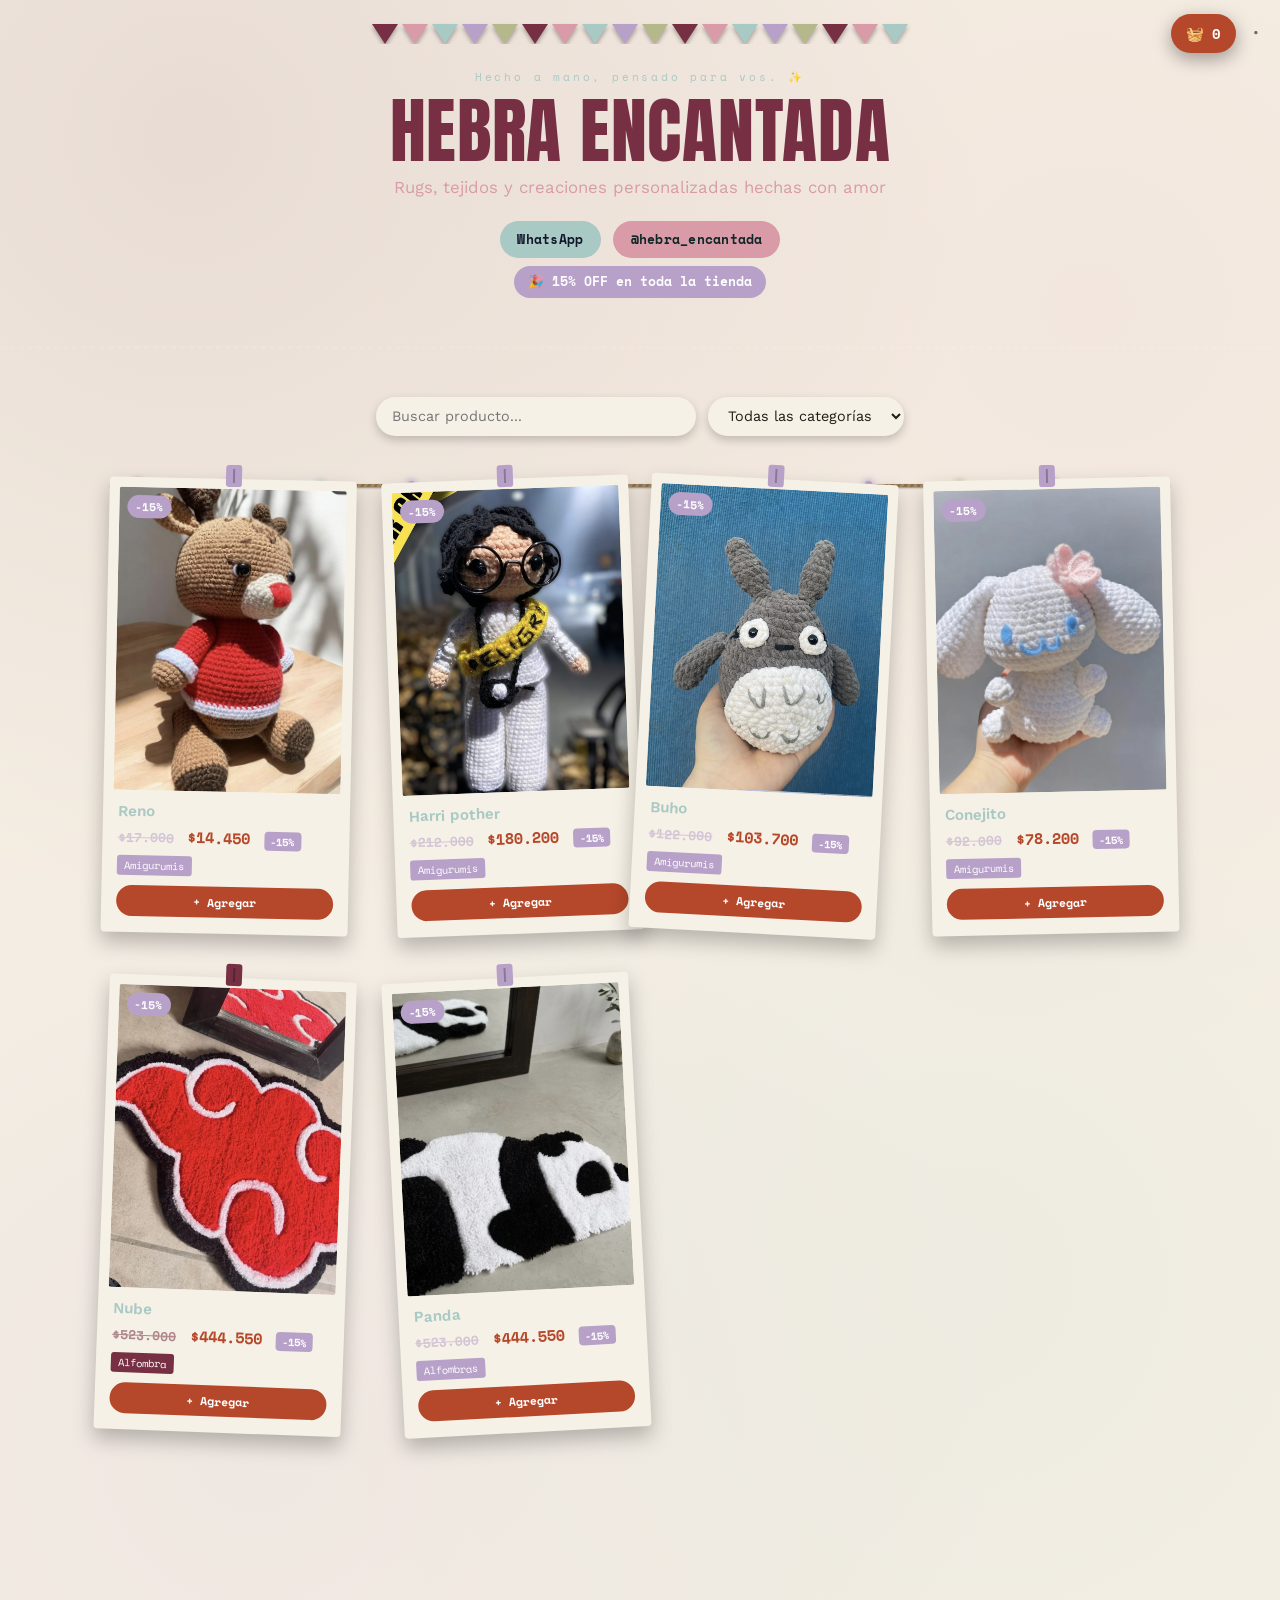
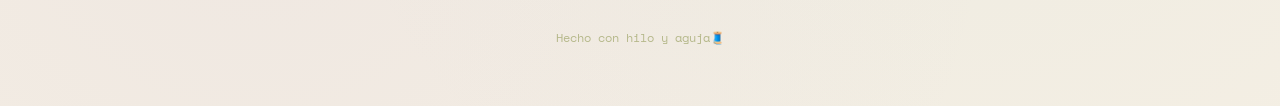
<file: index.html>
<!DOCTYPE html>
<html lang="es">
<head>
<meta charset="UTF-8">
<meta name="viewport" content="width=device-width, initial-scale=1.0">
<title>Tienda</title>
<link rel="preconnect" href="https://fonts.googleapis.com">
<link href="https://fonts.googleapis.com/css2?family=Anton&family=Space+Mono:wght@400;700&family=Work+Sans:wght@400;500;600;700&display=swap" rel="stylesheet">
<link rel="stylesheet" href="style.css">
</head>
<body>
<div class="bunting" id="bunting"></div>

<div class="top-right-bar">
<button class="cart-fab" id="cartFab">
🧺 <span id="cartCount">0</span>
</button>
<a href="admin.html" class="admin-link" aria-label="Panel del administrador">·</a>
</div>

<header class="stall">
<div class="stall-inner">
<p class="eyebrow">Hecho a mano, pensado para vos. ✨</p>
<h1 id="siteName">Mi Tienda</h1>
<p id="siteTagline" class="tagline">Ropa con onda, directo de la feria</p>
<div class="contact-row" id="contactRow"></div>
<p id="ofertaGlobalBanner" class="oferta-banner" hidden></p>
</div>
</header>
<main id="main">
<div class="filter-bar">
<input type="text" id="searchInput" placeholder="Buscar producto...">
<select id="categoryFilter">
<option value="">Todas las categorías</option>
</select>
</div>
<div id="paused" class="empty-state" hidden>
<p>Esta tienda está pausada por ahora. Volvé pronto 🧵</p>
</div>
<div id="empty" class="empty-state" hidden>
<p>Todavía no hay productos colgados en la soga.</p>
</div>
<div id="noResults" class="empty-state" hidden>
<p>No encontramos nada con esa búsqueda.</p>
</div>
<div id="lines"></div>
</main>
<footer class="foot">
<p id="footerText">Hecho con hilo y aguja 🧵</p>
</footer>

<div class="cart-overlay" id="cartOverlay" hidden>
<div class="cart-panel">
<div class="cart-panel-head">
<h2>Tu pedido</h2>
<button class="cart-close" id="cartClose" aria-label="Cerrar">&times;</button>
</div>
<div id="cartItems" class="cart-items"></div>
<div class="cart-panel-footer">
<label for="cartNombre" class="cart-field-label">Tu nombre</label>
<input type="text" id="cartNombre" placeholder="¿Cómo te llamamos?">

<label for="cartEntrega" class="cart-field-label">Entrega</label>
<select id="cartEntrega">
<option value="envio">Envío</option>
<option value="retiro">Retiro en el local</option>
</select>

<label for="cartDireccion" class="cart-field-label" id="cartDireccionLabel">Dirección de envío</label>
<input type="text" id="cartDireccion" placeholder="Dirección de entrega">

<label for="cartPago" class="cart-field-label">Forma de pago</label>
<select id="cartPago">
<option value="efectivo">Efectivo</option>
<option value="transferencia">Transferencia</option>
<option value="credito">Tarjeta de crédito</option>
</select>
<p id="recargoNota" class="cart-recargo-nota" hidden></p>

<div class="cart-total"><span>Total</span><span id="cartTotal">$0</span></div>
<a href="#" id="cartWhatsapp" class="contact-btn cart-checkout" target="_blank" rel="noopener">Hacer pedido por WhatsApp</a>
</div>
</div>
</div>

<div class="lightbox" id="lightbox" hidden>
<button class="lightbox-close" id="lightboxClose" aria-label="Cerrar">&times;</button>
<div class="lightbox-content" id="lightboxContent"></div>
</div>
<script src="app.js"></script>
</body>
</html>
</file>
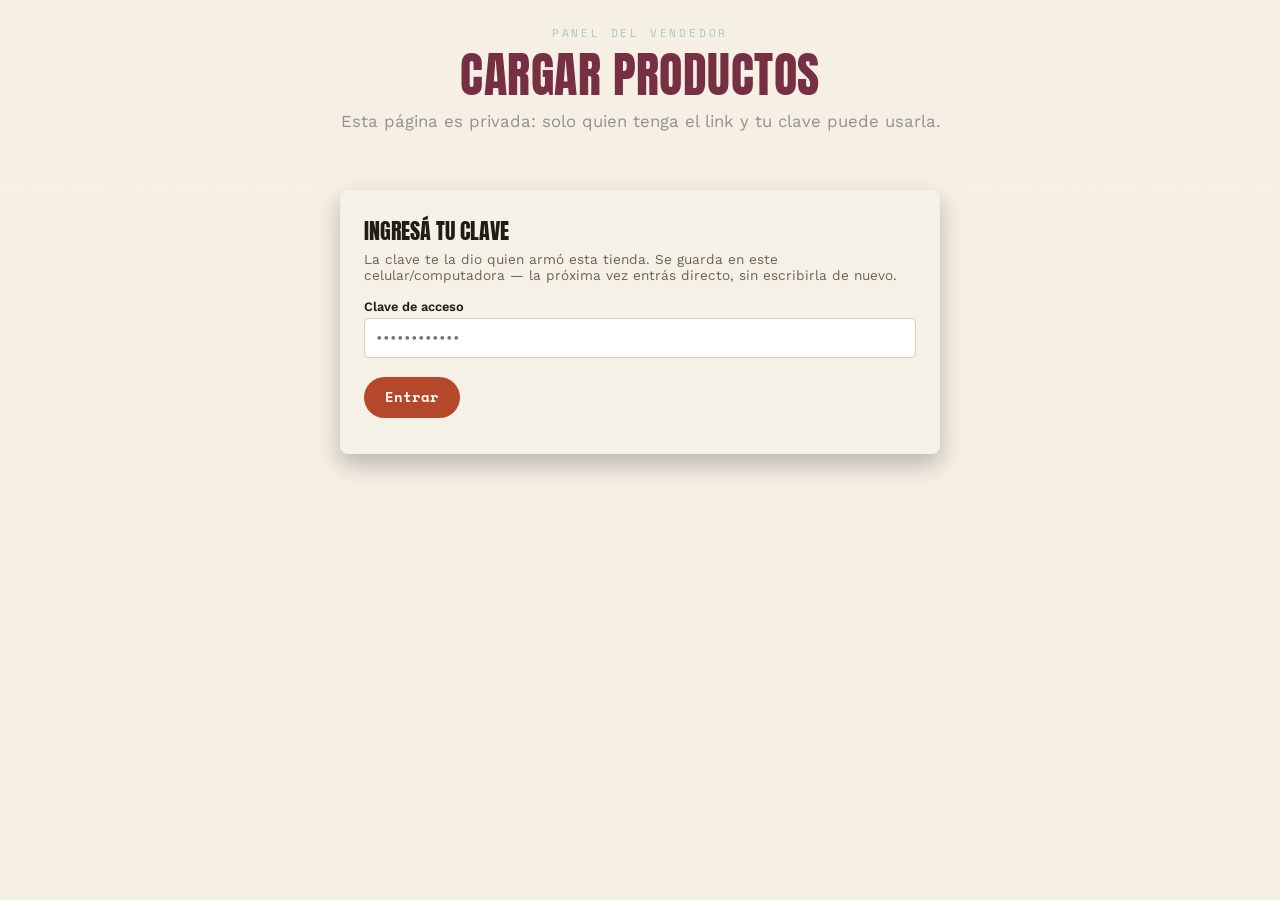
<file: admin.html>
<!DOCTYPE html>
<html lang="es">
<head>
<meta charset="UTF-8">
<meta name="viewport" content="width=device-width, initial-scale=1.0">
<title>Panel del vendedor</title>
<link rel="preconnect" href="https://fonts.googleapis.com">
<link href="https://fonts.googleapis.com/css2?family=Anton&family=Space+Mono:wght@400;700&family=Work+Sans:wght@400;500;600;700&display=swap" rel="stylesheet">
<link rel="stylesheet" href="style.css">
<style>
.admin-wrap { max-width: 640px; margin: 0 auto; padding: 0 1.25rem 5rem; }
.panel {
background: var(--paper); color: var(--ink);
border-radius: 8px; padding: 1.5rem; margin-bottom: 1.75rem;
box-shadow: 0 10px 24px rgba(0,0,0,0.25);
}
.panel h2 {
font-family: var(--display); font-weight: 400; text-transform: uppercase;
font-size: 1.4rem; margin: 0 0 0.25rem;
}
.panel p.hint { font-size: 0.85rem; color: #6b6355; margin: 0 0 1rem; }
label { display: block; font-size: 0.8rem; font-weight: 600; margin: 0.9rem 0 0.3rem; }
input[type=text], input[type=password], input[type=number], textarea, select {
width: 100%; padding: 0.6rem 0.7rem; border: 1px solid #d8cfba;
border-radius: 5px; font-family: var(--body); font-size: 0.95rem; background: #fff;
}
textarea { resize: vertical; min-height: 70px; }
input[type=file] { margin-top: 0.3rem; }
button {
font-family: var(--mono); font-weight: 700; font-size: 0.85rem;
background: var(--rust); color: #fff; border: none; border-radius: 999px;
padding: 0.65rem 1.3rem; cursor: pointer; margin-top: 1.2rem;
}
button.secondary { background: var(--navy); }
button.danger { background: #8a2e18; }
button:disabled { opacity: 0.5; cursor: not-allowed; }
.status { font-family: var(--mono); font-size: 0.8rem; margin-top: 0.8rem; }
.status.ok { color: #3d6b2c; }
.status.err { color: #b5482a; }
.product-row {
display: flex; gap: 0.8rem; align-items: center; padding: 0.6rem 0;
border-bottom: 1px solid #e6dfcd;
}
.product-row img { width: 46px; height: 46px; object-fit: cover; border-radius: 4px; }
.product-row .info { flex: 1; }
.product-row .info b { display: block; font-size: 0.9rem; }
.product-row .info span { font-size: 0.8rem; color: #6b6355; }
.product-row button { margin-top: 0; padding: 0.4rem 0.8rem; font-size: 0.75rem; flex-shrink: 0; }
.lock-note {
font-family: var(--mono); font-size: 0.75rem; color: rgba(246,241,230,0.55);
max-width: 640px; margin: -0.5rem auto 2rem; padding: 0 1.25rem; text-align: center;
}
.palette-grid {
display: flex; flex-wrap: wrap; gap: 0.7rem; margin-top: 0.4rem;
}
.swatch {
width: 60px; height: 60px; border-radius: 10px; border: 3px solid transparent;
cursor: pointer; padding: 6px; display: flex; flex-wrap: wrap; align-content: flex-start;
gap: 3px; justify-content: center;
}
.swatch.selected { border-color: var(--ink); }
.swatch span { width: 8px; height: 8px; border-radius: 50%; }
.color-row {
display: flex; gap: 0.9rem; flex-wrap: wrap; align-items: center; margin-top: 0.6rem;
}
.color-row label {
display: flex; flex-direction: column; align-items: center; gap: 0.25rem;
font-size: 0.7rem; font-weight: 500; margin: 0;
}
input[type=color] {
width: 40px; height: 40px; border: none; border-radius: 50%; padding: 0; cursor: pointer;
background: none;
}
/* ---------- Pestañas ---------- */
.admin-tabs {
display: flex; gap: 0.4rem; max-width: 640px; margin: 0 auto 1.5rem;
padding: 0 1.25rem; flex-wrap: wrap;
}
.admin-tab {
font-family: var(--mono); font-size: 0.78rem; font-weight: 700;
background: var(--paper); color: var(--ink); border: 1px solid rgba(0,0,0,0.15);
border-radius: 999px; padding: 0.55rem 1rem; cursor: pointer; margin-top: 0;
}
.admin-tab.active { background: var(--rust); color: #fff; border-color: transparent; }
/* ---------- Materias primas ---------- */
.material-row {
display: flex; gap: 0.8rem; align-items: center; padding: 0.6rem 0;
border-bottom: 1px solid #e6dfcd;
}
.material-row .info { flex: 1; }
.material-row .info b { display: block; font-size: 0.9rem; }
.material-row .info span { font-size: 0.8rem; color: #6b6355; }
.material-row button { margin-top: 0; padding: 0.4rem 0.8rem; font-size: 0.75rem; flex-shrink: 0; }
.material-add-row {
display: grid; grid-template-columns: 1fr 90px 100px; gap: 0.6rem; align-items: end; margin-top: 0.9rem;
}
.material-add-row label { margin: 0 0 0.3rem; }
.material-edit-fields {
display: grid; grid-template-columns: 1fr 90px 90px; gap: 0.5rem; flex: 1;
}
.material-edit-fields input, .material-edit-fields select { margin: 0; }
/* ---------- Materiales usados en el producto ---------- */
.mu-row {
display: grid; grid-template-columns: 1fr 90px 32px; gap: 0.6rem; align-items: center; margin-bottom: 0.5rem;
}
.mu-row button {
margin-top: 0; padding: 0.3rem; width: 32px; height: 32px; border-radius: 50%;
font-size: 0.9rem; line-height: 1;
}
.calc-box {
background: #efe8d5; border-radius: 6px; padding: 0.8rem 1rem; margin-top: 1rem;
font-family: var(--mono); font-size: 0.82rem; line-height: 1.6;
}
.calc-box .final { font-size: 1.15rem; font-weight: 700; color: var(--ink); }
/* ---------- Categorías ---------- */
.category-row {
display: flex; gap: 0.8rem; align-items: center; padding: 0.7rem 0;
border-bottom: 1px solid #e6dfcd; flex-wrap: wrap;
}
.category-row .info { flex: 1; min-width: 140px; }
.category-row .info b { display: block; font-size: 0.9rem; }
.category-row .oferta-fields {
display: flex; align-items: center; gap: 0.4rem; font-size: 0.78rem;
}
.category-row .oferta-fields input[type=number] { width: 65px; padding: 0.35rem 0.4rem; }
.category-row button { margin-top: 0; padding: 0.4rem 0.8rem; font-size: 0.75rem; }
.category-add-row { display: flex; gap: 0.6rem; margin-top: 1rem; }
.category-add-row input { flex: 1; }
.category-add-row button { margin-top: 0; }
/* ---------- Ofertas de producto / tienda ---------- */
.oferta-toggle-row {
display: flex; align-items: center; gap: 0.7rem; margin-top: 0.9rem;
}
.oferta-toggle-row input[type=checkbox] { width: auto; margin: 0; }
.oferta-toggle-row input[type=number] { width: 90px; margin: 0; }
.oferta-toggle-row label { margin: 0; }
</style>
</head>
<body>

<header class="stall" style="padding-bottom: 2rem;">
<div class="stall-inner">
<p class="eyebrow">PANEL DEL VENDEDOR</p>
<h1 style="font-size: clamp(2rem, 6vw, 3rem);">Cargar productos</h1>
<p class="tagline" style="color: rgba(128,128,128,0.85);">Esta página es privada: solo quien tenga el link y tu clave puede usarla.</p>
</div>
</header>

<div class="admin-tabs" id="adminTabs" hidden>
<button class="admin-tab active" data-tab="siteInfoPanel">Datos de tienda</button>
<button class="admin-tab" data-tab="categoriesPanel">Categorías</button>
<button class="admin-tab" data-tab="materialsPanel">Materia prima</button>
<button class="admin-tab" data-tab="addPanel">Agregar producto</button>
<button class="admin-tab" data-tab="listPanel">Productos cargados</button>
</div>

<div class="admin-wrap">

<div class="panel" id="loginGate">
<h2>Ingresá tu clave</h2>
<p class="hint">La clave te la dio quien armó esta tienda. Se guarda en este celular/computadora — la próxima vez entrás directo, sin escribirla de nuevo.</p>
<label for="ghToken">Clave de acceso</label>
<input type="password" id="ghToken" placeholder="••••••••••••">
<button id="btnConnect">Entrar</button>
<p class="status" id="connectStatus"></p>
</div>

<div class="panel" id="siteInfoPanel" hidden>
<h2>Datos de tu tienda</h2>
<label for="siteName">Nombre de la tienda</label>
<input type="text" id="siteNameInput">

<label for="siteTagline">Frase corta</label>
<input type="text" id="siteTaglineInput">

<label for="siteFooter">Texto del pie de página</label>
<input type="text" id="siteFooterInput" placeholder="Hecho con hilo y aguja 🧵">

<label for="siteWhatsapp">WhatsApp (con código de país, sin +)</label>
<input type="text" id="siteWhatsapp" placeholder="5491122334455">
<label for="siteInstagram">Instagram (usuario)</label>
<input type="text" id="siteInstagram" placeholder="@mitienda">
<label for="siteRedondeo">Redondeo de precios ($)</label>
<input type="number" id="siteRedondeo" min="1" step="1" placeholder="ej: 100">
<label for="siteRecargo">Recargo por pagar con tarjeta de crédito (%)</label>
<input type="number" id="siteRecargo" min="0" step="1" placeholder="ej: 10">

<label>Oferta en toda la tienda</label>
<div class="oferta-toggle-row">
<input type="checkbox" id="siteOfertaActiva">
<label for="siteOfertaActiva" style="margin:0;">Activar</label>
<input type="number" id="siteOfertaPorcentaje" min="1" max="90" step="1" placeholder="%">
<span class="hint" style="margin:0;">% de descuento</span>
</div>

<label style="margin-top:1.2rem;">Colores de tu tienda</label>
<p class="hint" style="margin:0 0 0.4rem;">Tocá la que más te guste. Se aplica en toda la página, incluido este panel.</p>
<div class="palette-grid" id="paletteGrid"></div>
<p class="hint" id="advancedColorToggle" style="cursor:pointer; text-decoration:underline; margin-top:0.9rem;">elegir colores a mano</p>
<div id="advancedColorFields" hidden>
<p class="hint" style="margin:0 0 0.6rem;">Cada color de acá también pinta un texto puntual de la tienda.</p>
<div class="color-row">
<label>Fondo<input type="color" id="colorFondo"></label>
<label>Título<input type="color" id="colorAcento1"></label>
<label>Subtítulo<input type="color" id="colorAcento2"></label>
<label>Nombre de producto<input type="color" id="colorAcento3"></label>
<label>Descripción<input type="color" id="colorAcento4"></label>
<label>Pie de página<input type="color" id="colorAcento5"></label>
</div>
</div>
<button id="btnSaveSite">Guardar datos</button>
<p class="status" id="siteStatus"></p>
</div>

<div class="panel" id="categoriesPanel" hidden>
<h2>Categorías</h2>
<p class="hint">Creá, editá o borrá las categorías de tu tienda. Cada una puede tener su propia oferta.</p>
<div id="categoryList"></div>
<div class="category-add-row">
<input type="text" id="cNombre" placeholder="Nueva categoría, ej: Amigurumis">
<button id="btnAddCategory">Agregar</button>
</div>
<p class="status" id="categoryStatus"></p>
</div>

<div class="panel" id="materialsPanel" hidden>
<h2>Materia prima</h2>
<p class="hint">Cargá acá lo que usás para armar tus productos (hilo, relleno, trapillo, ojitos, etc.) con su precio, para que el sistema calcule el costo solo. Si editás un precio, los productos que la usan se actualizan solos.</p>
<div id="materialList"></div>
<div class="material-add-row">
<div>
<label for="mNombre">Nombre</label>
<input type="text" id="mNombre" placeholder="ej: Hilo de algodón (ovillo)">
</div>
<div>
<label for="mUnidad">Unidad</label>
<select id="mUnidad">
<option value="gramo">gramo</option>
<option value="metro">metro</option>
<option value="unidad">unidad</option>
<option value="ovillo">ovillo</option>
<option value="ml">ml</option>
<option value="cm">cm</option>
</select>
</div>
<div>
<label for="mPrecio">Precio</label>
<input type="text" id="mPrecio" placeholder="ej: 2200">
</div>
</div>
<button id="btnAddMaterial">Agregar materia prima</button>
<p class="status" id="materialStatus"></p>
</div>

<div class="panel" id="addPanel" hidden>
<h2 id="addPanelTitle">Agregar producto</h2>
<label for="pName">Nombre</label>
<input type="text" id="pName" placeholder="ej: Amigurumi conejito">

<label for="pCategory">Categoría</label>
<select id="pCategory"></select>

<label for="pDescription">Descripción (opcional)</label>
<textarea id="pDescription" placeholder="Tamaño, detalles, tiempo de entrega..."></textarea>

<label>Materias primas usadas</label>
<p class="hint" style="margin:0 0 0.4rem;">Elegí qué usa este producto y cuánto.</p>
<div id="muList"></div>
<button type="button" id="btnAddMu" class="secondary">+ Agregar materia prima</button>

<label for="pManoObra">% de mano de obra</label>
<input type="number" id="pManoObra" min="0" step="1" value="50">

<label for="pRedondeo">Redondeo para este producto (opcional, $)</label>
<input type="number" id="pRedondeo" min="1" step="1" placeholder="usa el general de la tienda">

<div class="calc-box" id="calcBox"></div>

<label>Oferta para este producto</label>
<div class="oferta-toggle-row">
<input type="checkbox" id="pOfertaActiva">
<label for="pOfertaActiva" style="margin:0;">Activar</label>
<input type="number" id="pOfertaPorcentaje" min="1" max="90" step="1" placeholder="%">
<span class="hint" style="margin:0;">% de descuento (pisa a la de categoría/tienda)</span>
</div>

<div id="currentImageNote" class="hint" style="display:none; margin-top:0.8rem;"></div>
<label for="pImage">Foto (dejar vacío para no cambiarla; recomendado &lt; 5 MB)</label>
<input type="file" id="pImage" accept="image/*">
<label for="pVideo">Video corto (dejar vacío para no cambiarlo; recomendado &lt; 20 MB)</label>
<input type="file" id="pVideo" accept="video/*">
<label for="pVideoLink">O link a un video (YouTube / Instagram / TikTok)</label>
<input type="text" id="pVideoLink" placeholder="https://...">
<div style="display:flex; gap:0.6rem; align-items:center;">
<button id="btnAddProduct">Subir producto</button>
<button id="btnCancelEdit" class="secondary" hidden type="button">Cancelar edición</button>
</div>
<p class="status" id="addStatus"></p>
</div>

<div class="panel" id="listPanel" hidden>
<h2>Productos cargados</h2>
<p class="hint">Tocá "Borrar" para sacar un producto de la tienda.</p>
<div id="productList"></div>
</div>

</div>

<p class="lock-note" id="liveLink"></p>

<script src="config.js"></script>
<script src="admin.js"></script>
</body>
</html>
</file>
<file: style.css>
:root {
  --navy: #202b3d;
  --navy-deep: #12172a;
  --paper: #f6f1e6;
  --rust: #b5482a;
  --mustard: #d9a441;
  --sage: #7c8f6e;
  --ink: #201d18;
  --line-color: #8a7256;
  --display: "Anton", sans-serif;
  --body: "Work Sans", sans-serif;
  --mono: "Space Mono", monospace;

  /* paleta viva para banderines, luces y detalles de producto */
  --c1: #ff6b5b; /* coral */
  --c2: #2ec4b6; /* turquesa */
  --c3: #f2b134; /* mostaza fuerte */
  --c4: #e4569e; /* magenta */
  --c5: #8fc93a; /* lima */
}

* { box-sizing: border-box; }

/* Cualquier elemento marcado como "hidden" se esconde siempre, sin
   importar qué otras reglas de display tenga su clase (soluciona que el
   lightbox y la barra de búsqueda queden visibles por error). */
[hidden] { display: none !important; }

@media (prefers-reduced-motion: reduce) {
  * { animation: none !important; transition: none !important; }
}

body {
  margin: 0;
  background: var(--navy);
  color: var(--paper);
  font-family: var(--body);
  min-height: 100vh;
  overflow-x: hidden;
  opacity: 0;
  transition: opacity 0.25s ease;
}
body.ready { opacity: 1; }

/* ---------- Banderines ---------- */
.bunting {
  display: flex;
  justify-content: center;
  gap: 4px;
  padding-top: 1.5rem;
  overflow: hidden;
}
.flag {
  width: 0;
  height: 0;
  border-left: 13px solid transparent;
  border-right: 13px solid transparent;
  border-top: 20px solid var(--fc, var(--c1));
  filter: drop-shadow(0 3px 2px rgba(0,0,0,0.3));
  transform-origin: top center;
  animation: flagSway 3.4s ease-in-out infinite;
  animation-delay: var(--fd, 0s);
}
@keyframes flagSway {
  0%, 100% { transform: rotate(-4deg); }
  50% { transform: rotate(4deg); }
}

/* ---------- Header / stall sign ---------- */
.stall {
  padding: 1.5rem 1.5rem 3rem;
  text-align: center;
  border-bottom: 3px dashed rgba(246,241,230,0.15);
  position: relative;
}
.stall-inner { max-width: 640px; margin: 0 auto; }
.eyebrow {
  font-family: var(--mono);
  font-size: 0.7rem;
  letter-spacing: 0.25em;
  color: var(--c3);
  margin: 0 0 0.75rem;
}
.stall h1 {
  font-family: var(--display);
  font-weight: 400;
  font-size: clamp(2.5rem, 8vw, 4.5rem);
  letter-spacing: 0.01em;
  line-height: 0.95;
  margin: 0;
  text-transform: uppercase;
  color: var(--c1);
}
.tagline {
  font-size: 1.05rem;
  color: var(--c2);
  margin: 0.75rem 0 1.5rem;
}
.contact-row {
  display: flex;
  gap: 0.75rem;
  justify-content: center;
  flex-wrap: wrap;
}
.contact-btn {
  font-family: var(--mono);
  font-size: 0.8rem;
  text-decoration: none;
  color: var(--navy-deep);
  background: var(--c3);
  padding: 0.55rem 1.1rem;
  border-radius: 999px;
  font-weight: 700;
  letter-spacing: 0.02em;
  transition: transform 0.15s ease, box-shadow 0.15s ease;
}
.contact-btn:hover { transform: translateY(-2px) scale(1.04); box-shadow: 0 6px 16px rgba(0,0,0,0.3); }
.contact-btn.alt { background: var(--c2); color: #0e2624; }

/* ---------- Clothesline ---------- */
main { max-width: 1100px; margin: 0 auto; padding: 3rem 1.25rem 5rem; }

.empty-state {
  text-align: center;
  color: rgba(246,241,230,0.5);
  font-family: var(--mono);
  padding: 4rem 1rem;
}

.filter-bar {
  display: flex;
  gap: 0.75rem;
  flex-wrap: wrap;
  justify-content: center;
  margin-bottom: 3rem;
}
.filter-bar input,
.filter-bar select {
  font-family: var(--body);
  font-size: 0.9rem;
  padding: 0.65rem 1rem;
  border-radius: 999px;
  border: none;
  background: var(--paper);
  color: var(--ink);
  box-shadow: 0 4px 10px rgba(0,0,0,0.2);
}
.filter-bar input { flex: 1 1 220px; max-width: 320px; }
.filter-bar input:focus,
.filter-bar select:focus { outline: 2px solid var(--c3); }

.line-row {
  position: relative;
  margin-bottom: 4.5rem;
}
.line-row.in-view { opacity: 1; transform: translateY(0); }

.rope {
  height: 3px;
  width: 100%;
  background: repeating-linear-gradient(
    115deg,
    var(--line-color) 0px, var(--line-color) 3px,
    #a68a63 3px, #a68a63 6px
  );
  border-radius: 2px;
  box-shadow: 0 1px 2px rgba(0,0,0,0.4);
  position: relative;
}
.lights {
  position: absolute;
  top: -3px;
  left: 0;
  right: 0;
  display: flex;
  justify-content: space-between;
  padding: 0 1.5rem;
  pointer-events: none;
}
.light {
  width: 7px;
  height: 7px;
  border-radius: 50%;
  background: var(--lc, var(--c3));
  box-shadow: 0 0 6px 1px var(--lc, var(--c3));
  animation: twinkle 2.6s ease-in-out infinite;
  animation-delay: var(--ld, 0s);
}
@keyframes twinkle {
  0%, 100% { opacity: 0.35; transform: scale(0.85); }
  50% { opacity: 1; transform: scale(1.15); }
}

.cards {
  display: grid;
  grid-template-columns: repeat(auto-fill, minmax(220px, 1fr));
  gap: 2.75rem 1.5rem;
  margin-top: -0.5rem;
}
.card {
  position: relative;
  background: var(--paper);
  color: var(--ink);
  border-radius: 4px;
  padding: 0.6rem 0.6rem 0.9rem;
  box-shadow: 0 10px 20px rgba(0,0,0,0.25);
  cursor: pointer;
  transform-origin: top center;
  transform: rotate(var(--rot, 0deg));
  animation: sway var(--dur, 5s) ease-in-out infinite;
  animation-delay: var(--delay, 0s);
  transition: box-shadow 0.25s ease;
}
@keyframes sway {
  0%, 100% { transform: rotate(calc(var(--rot, 0deg) - 1.4deg)); }
  50% { transform: rotate(calc(var(--rot, 0deg) + 1.4deg)); }
}
.card:hover {
  animation-play-state: paused;
  transform: translateY(4px) rotate(0deg) scale(1.02);
  box-shadow: 0 8px 22px rgba(0,0,0,0.35);
}
.pin {
  position: absolute;
  top: -14px;
  left: 50%;
  transform: translateX(-50%);
  width: 16px;
  height: 22px;
  z-index: 2;
}
.pin::before {
  content: "";
  position: absolute;
  inset: 0;
  background: var(--accent, var(--c1));
  border-radius: 3px;
}
.pin::after {
  content: "";
  position: absolute;
  left: 50%;
  top: 4px;
  bottom: 4px;
  width: 2px;
  background: rgba(0,0,0,0.25);
  transform: translateX(-50%);
}
.card-media {
  width: 100%;
  aspect-ratio: 3/4;
  overflow: hidden;
  border-radius: 2px;
  background: #ddd3bd;
  position: relative;
}
.card-media img, .card-media video {
  width: 100%;
  height: 100%;
  object-fit: cover;
  display: block;
  transition: transform 0.4s ease;
}
.card:hover .card-media img,
.card:hover .card-media video { transform: scale(1.06); }
.play-badge {
  position: absolute;
  bottom: 8px;
  right: 8px;
  background: rgba(23,31,44,0.85);
  color: var(--paper);
  font-family: var(--mono);
  font-size: 0.65rem;
  padding: 0.25rem 0.5rem;
  border-radius: 999px;
}
.card-body { padding: 0.7rem 0.35rem 0.1rem; }
.card-name {
  font-weight: 600;
  font-size: 0.95rem;
  margin: 0 0 0.3rem;
  line-height: 1.25;
  color: var(--c3);
}
.card-price {
  font-family: var(--mono);
  font-weight: 700;
  color: var(--accent, var(--rust));
  font-size: 0.95rem;
  margin: 0;
}
.card-tag {
  display: inline-block;
  font-family: var(--mono);
  font-size: 0.65rem;
  color: #fff;
  background: var(--accent, var(--sage));
  border-radius: 3px;
  padding: 0.15rem 0.45rem;
  margin-top: 0.4rem;
}

/* ---------- Botón "Agregar" ---------- */
.add-to-cart-btn {
  display: block;
  width: 100%;
  margin-top: 0.6rem;
  font-family: var(--mono);
  font-size: 0.72rem;
  font-weight: 700;
  background: var(--rust);
  color: #fff;
  border: none;
  border-radius: 999px;
  padding: 0.45rem 0.7rem;
  cursor: pointer;
  transition: opacity 0.15s ease;
}
.add-to-cart-btn:hover { opacity: 0.85; }

/* ---------- Destellos al tocar una prenda ---------- */
.spark {
  position: fixed;
  width: 6px;
  height: 6px;
  border-radius: 50%;
  pointer-events: none;
  z-index: 60;
  animation: sparkOut 0.6s ease-out forwards;
}
@keyframes sparkOut {
  0% { opacity: 1; transform: translate(0, 0) scale(1); }
  100% { opacity: 0; transform: translate(var(--sx), var(--sy)) scale(0.3); }
}

/* ---------- Footer ---------- */
.foot {
  text-align: center;
  padding: 2rem 1rem 3rem;
  font-family: var(--mono);
  font-size: 0.75rem;
  color: var(--c5);
}
.foot a { color: rgba(246,241,230,0.55); }

.product-desc { color: var(--c4); }

/* ---------- Barra superior: carrito + acceso admin ---------- */
.top-right-bar {
  position: fixed;
  top: 14px;
  right: 14px;
  z-index: 55;
  display: flex;
  align-items: center;
  gap: 0.6rem;
}
.admin-link {
  display: flex;
  align-items: center;
  justify-content: center;
  width: 20px;
  height: 34px;
  text-decoration: none;
  font-size: 1.6rem;
  line-height: 1;
  color: rgba(0,0,0,0.55);
}
.admin-link:hover { color: rgba(0,0,0,0.85); }

/* ---------- Carrito ---------- */
.cart-fab {
  display: flex;
  align-items: center;
  gap: 0.5rem;
  background: var(--rust);
  color: #fff;
  border: none;
  border-radius: 999px;
  padding: 0.55rem 0.95rem;
  font-family: var(--mono);
  font-size: 0.9rem;
  font-weight: 700;
  box-shadow: 0 6px 18px rgba(0,0,0,0.35);
  cursor: pointer;
}

.cart-overlay {
  position: fixed;
  inset: 0;
  background: rgba(10,12,16,0.6);
  display: flex;
  align-items: flex-end;
  justify-content: center;
  z-index: 65;
}
@media (min-width: 620px) {
  .cart-overlay { align-items: center; }
}

.cart-panel {
  background: var(--paper);
  color: var(--ink);
  width: 100%;
  max-width: 460px;
  max-height: 85vh;
  border-radius: 16px 16px 0 0;
  display: flex;
  flex-direction: column;
  overflow: hidden;
}
@media (min-width: 620px) {
  .cart-panel { border-radius: 10px; max-height: 80vh; }
}

.cart-panel-head {
  display: flex;
  align-items: center;
  justify-content: space-between;
  padding: 1.1rem 1.3rem 0.8rem;
  border-bottom: 1px dashed #d8cfba;
}
.cart-panel-head h2 { font-family: var(--display); font-weight: 400; text-transform: uppercase; font-size: 1.2rem; margin: 0; }
.cart-close { background: none; border: none; font-size: 1.3rem; color: #6b6355; padding: 0.2rem; cursor: pointer; margin: 0; }

.cart-items { padding: 0.6rem 1.3rem; overflow-y: auto; flex: 1; }

.cart-item {
  display: flex;
  align-items: center;
  justify-content: space-between;
  padding: 0.8rem 0;
  border-bottom: 1px dashed #e6dfcd;
  gap: 0.7rem;
}
.cart-item-info { display: flex; flex-direction: column; gap: 0.15rem; }
.cart-item-name { font-weight: 600; font-size: 0.9rem; }
.cart-item-price { font-family: var(--mono); font-size: 0.78rem; color: #6b6355; }

.cart-item-qty { display: flex; align-items: center; gap: 0.6rem; }
.cart-item-qty button {
  width: 26px; height: 26px; border-radius: 50%; margin: 0;
  border: 1px solid #d8cfba; background: #efe8d5; color: var(--ink);
  font-size: 0.95rem; line-height: 1; padding: 0; display: flex; align-items: center; justify-content: center;
}
.cart-item-qty span { min-width: 14px; text-align: center; font-weight: 600; font-family: var(--mono); }

.cart-panel-footer { padding: 1rem 1.3rem 1.3rem; border-top: 1px dashed #d8cfba; }
.cart-field-label {
  display: block;
  font-family: var(--mono);
  font-size: 0.7rem;
  font-weight: 700;
  margin: 0.7rem 0 0.3rem;
  color: #6b6355;
}
.cart-field-label:first-child { margin-top: 0; }
.cart-panel-footer input[type="text"],
.cart-panel-footer select {
  width: 100%;
  padding: 0.55rem 0.7rem;
  border: 1px solid #d8cfba;
  border-radius: 6px;
  font-family: var(--body);
  font-size: 0.9rem;
  background: #fff;
  color: var(--ink);
}
.cart-recargo-nota {
  font-family: var(--mono);
  font-size: 0.75rem;
  color: var(--rust);
  margin: 0.4rem 0 0;
}
.cart-total {
  display: flex; justify-content: space-between; align-items: baseline;
  font-family: var(--mono); font-size: 1.05rem; font-weight: 700; margin: 0.9rem 0 0.8rem;
}
.cart-checkout { display: block; width: 100%; text-align: center; margin-top: 0; }

/* ---------- Ofertas ---------- */
.oferta-banner {
  display: inline-block;
  font-family: var(--mono);
  font-size: 0.8rem;
  font-weight: 700;
  background: var(--c4);
  color: #fff;
  padding: 0.4rem 0.9rem;
  border-radius: 999px;
  margin: 0.5rem 0 0;
}
.price-old {
  text-decoration: line-through;
  opacity: 0.55;
  font-size: 0.85em;
  margin-right: 0.3rem;
}
.price-new { color: var(--rust); }
.oferta-tag {
  display: inline-block;
  background: var(--c4);
  color: #fff;
  font-size: 0.65rem;
  padding: 0.1rem 0.4rem;
  border-radius: 4px;
  margin-left: 0.3rem;
  vertical-align: middle;
}
.oferta-badge {
  position: absolute;
  top: 8px;
  left: 8px;
  background: var(--c4);
  color: #fff;
  font-family: var(--mono);
  font-weight: 700;
  font-size: 0.7rem;
  padding: 0.2rem 0.5rem;
  border-radius: 999px;
}

/* ---------- Lightbox ---------- */
.lightbox {
  position: fixed;
  inset: 0;
  background: rgba(10,12,16,0.92);
  display: flex;
  align-items: center;
  justify-content: center;
  z-index: 50;
  padding: 2rem;
}
.lightbox-content {
  max-width: min(520px, 92vw);
  max-height: 85vh;
  width: 100%;
  animation: popIn 0.25s ease;
}
@keyframes popIn {
  0% { opacity: 0; transform: scale(0.92) translateY(10px); }
  100% { opacity: 1; transform: scale(1) translateY(0); }
}
.lightbox-content img, .lightbox-content video {
  width: 100%;
  max-height: 70vh;
  object-fit: contain;
  border-radius: 6px;
  display: block;
  margin: 0 auto;
}
.lightbox-info {
  background: var(--paper);
  color: var(--ink);
  padding: 1rem 1.2rem;
  border-radius: 0 0 6px 6px;
}
.lightbox-close {
  position: absolute;
  top: 1.25rem;
  right: 1.5rem;
  background: none;
  border: none;
  color: var(--paper);
  font-size: 2rem;
  cursor: pointer;
  line-height: 1;
}
.video-link-btn {
  display: inline-block;
  margin-top: 0.6rem;
  font-family: var(--mono);
  font-size: 0.8rem;
  color: var(--navy-deep);
  background: var(--c3);
  padding: 0.4rem 0.8rem;
  border-radius: 999px;
  text-decoration: none;
}

@media (max-width: 480px) {
  .cards { grid-template-columns: repeat(auto-fill, minmax(150px, 1fr)); gap: 2.25rem 1rem; }
}
</file>
